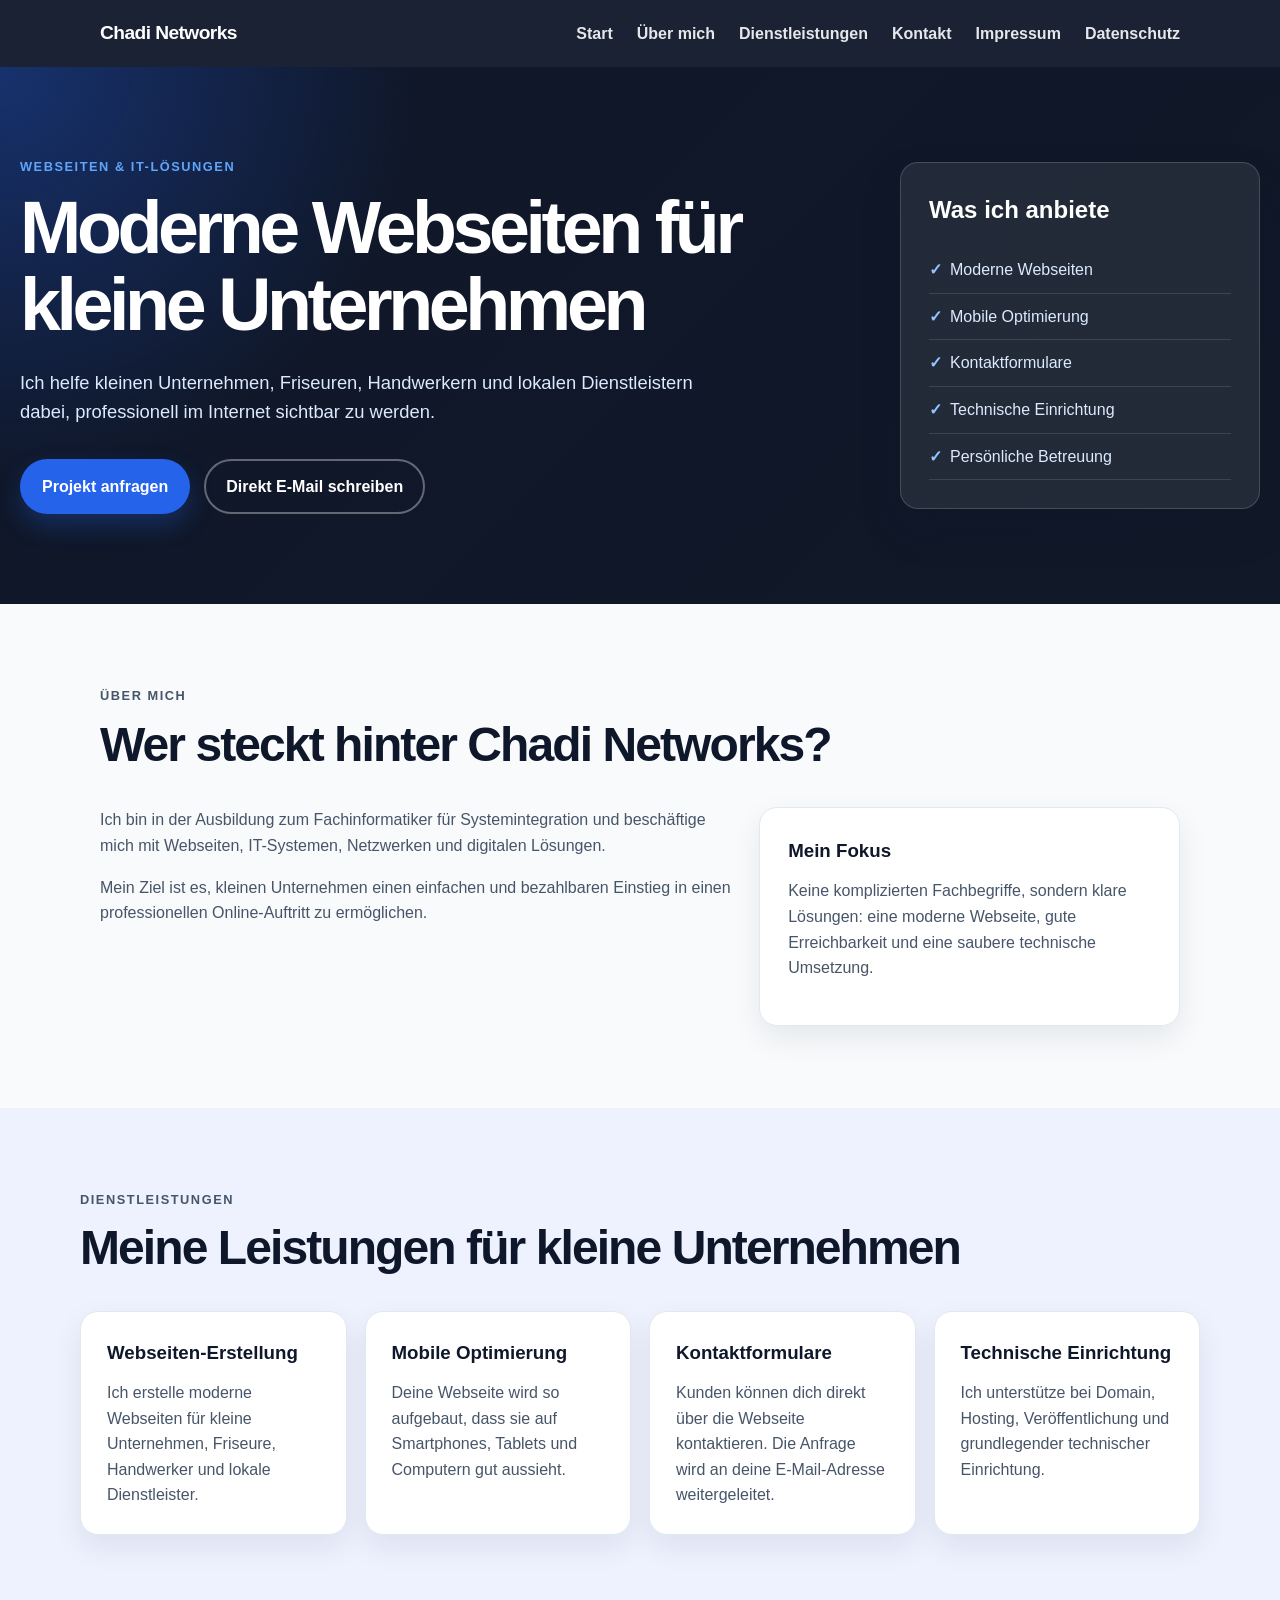
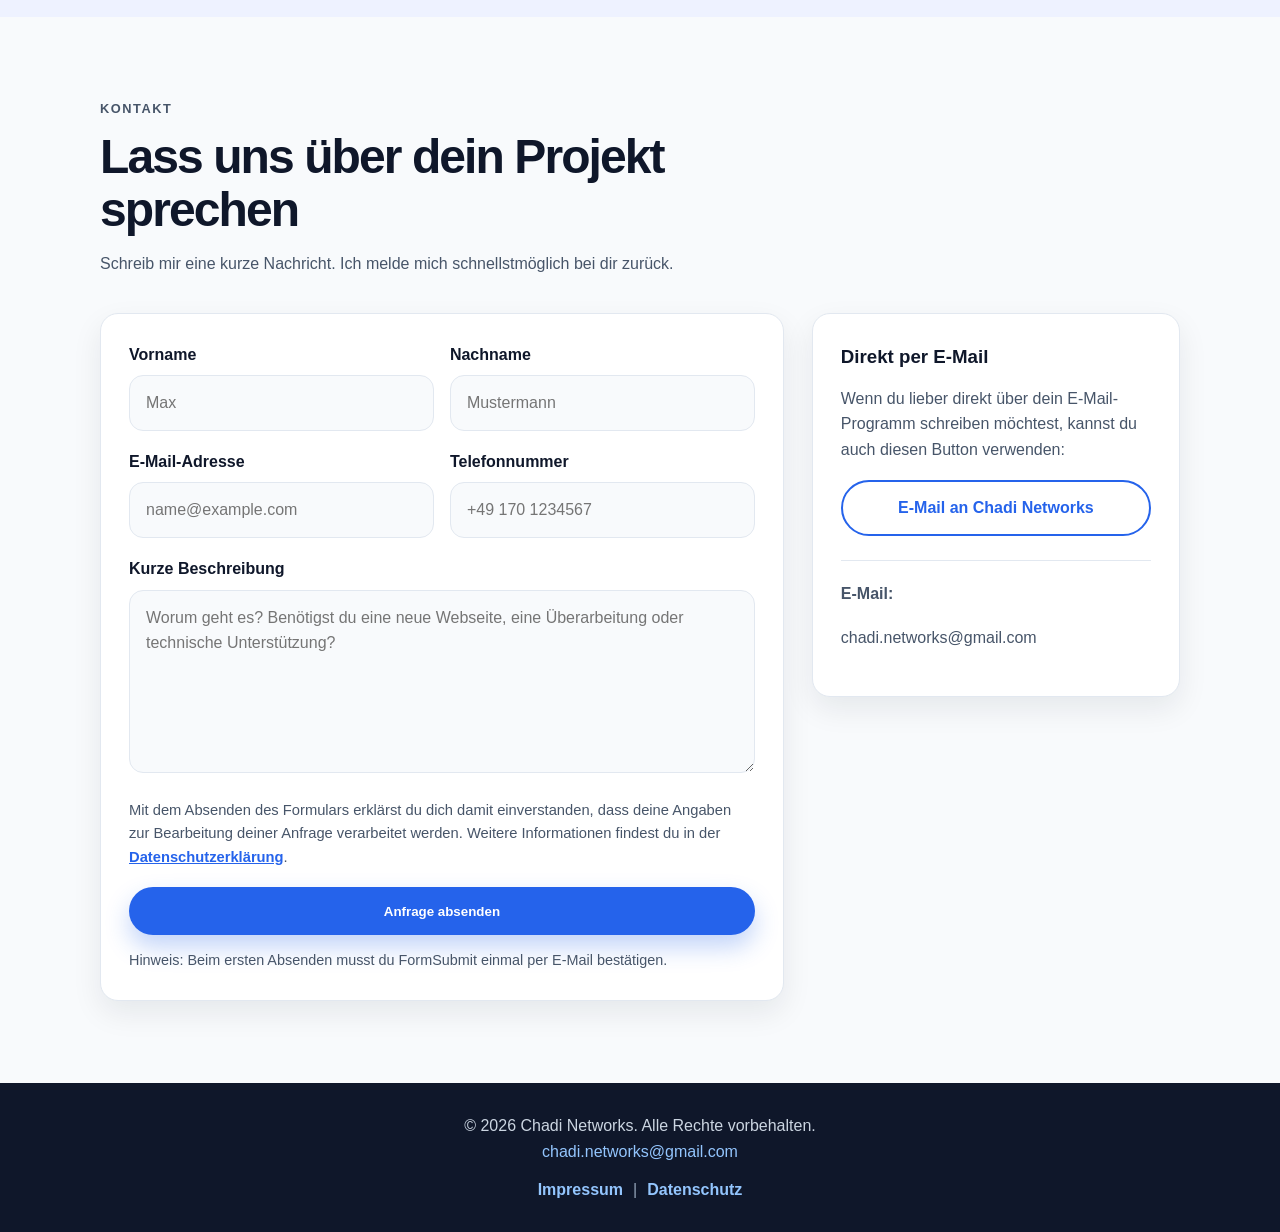
<file: index.html>
<!DOCTYPE html>
<html lang="de">
<head>
  <meta charset="UTF-8" />
  <meta name="viewport" content="width=device-width, initial-scale=1.0" />

  <title>Chadi Networks | Webseiten für kleine Unternehmen</title>

  <meta
    name="description"
    content="Chadi Networks erstellt moderne Webseiten für kleine Unternehmen, Friseure, Handwerker und lokale Dienstleister."
  />

  <link rel="stylesheet" href="style.css" />
</head>
<body>
  <header class="site-header">
    <nav class="navbar">
      <a href="#home" class="logo">Chadi Networks</a>

      <button class="menu-button" id="menuButton" aria-label="Menü öffnen">
        ☰
      </button>

      <ul class="nav-links" id="navLinks">
        <li><a href="#home">Start</a></li>
        <li><a href="#about">Über mich</a></li>
        <li><a href="#services">Dienstleistungen</a></li>
        <li><a href="#contact">Kontakt</a></li>
        <li><a href="impressum.html">Impressum</a></li>
        <li><a href="datenschutz.html">Datenschutz</a></li>
      </ul>
    </nav>
  </header>

  <main>
    <section id="home" class="hero-section">
      <div class="hero-content">
        <p class="eyebrow">Webseiten & IT-Lösungen</p>

        <h1>Moderne Webseiten für kleine Unternehmen</h1>

        <p class="hero-text">
          Ich helfe kleinen Unternehmen, Friseuren, Handwerkern und lokalen Dienstleistern
          dabei, professionell im Internet sichtbar zu werden.
        </p>

        <div class="hero-actions">
          <a href="#contact" class="button primary-button">Projekt anfragen</a>
          <a href="mailto:chadi.networks@gmail.com" class="button secondary-button">
            Direkt E-Mail schreiben
          </a>
        </div>
      </div>

      <div class="hero-card">
        <h2>Was ich anbiete</h2>

        <ul>
          <li>Moderne Webseiten</li>
          <li>Mobile Optimierung</li>
          <li>Kontaktformulare</li>
          <li>Technische Einrichtung</li>
          <li>Persönliche Betreuung</li>
        </ul>
      </div>
    </section>

    <section id="about" class="section">
      <div class="section-header">
        <p class="eyebrow">Über mich</p>
        <h2>Wer steckt hinter Chadi Networks?</h2>
      </div>

      <div class="two-column">
        <div>
          <p>
            Ich bin in der Ausbildung zum Fachinformatiker für Systemintegration und
            beschäftige mich mit Webseiten, IT-Systemen, Netzwerken und digitalen Lösungen.
          </p>

          <p>
            Mein Ziel ist es, kleinen Unternehmen einen einfachen und bezahlbaren Einstieg
            in einen professionellen Online-Auftritt zu ermöglichen.
          </p>
        </div>

        <div class="info-box">
          <h3>Mein Fokus</h3>

          <p>
            Keine komplizierten Fachbegriffe, sondern klare Lösungen:
            eine moderne Webseite, gute Erreichbarkeit und eine saubere technische Umsetzung.
          </p>
        </div>
      </div>
    </section>

    <section id="services" class="section services-section">
      <div class="section-header">
        <p class="eyebrow">Dienstleistungen</p>
        <h2>Meine Leistungen für kleine Unternehmen</h2>
      </div>

      <div class="service-grid">
        <article class="service-card">
          <h3>Webseiten-Erstellung</h3>
          <p>
            Ich erstelle moderne Webseiten für kleine Unternehmen, Friseure,
            Handwerker und lokale Dienstleister.
          </p>
        </article>

        <article class="service-card">
          <h3>Mobile Optimierung</h3>
          <p>
            Deine Webseite wird so aufgebaut, dass sie auf Smartphones, Tablets
            und Computern gut aussieht.
          </p>
        </article>

        <article class="service-card">
          <h3>Kontaktformulare</h3>
          <p>
            Kunden können dich direkt über die Webseite kontaktieren. Die Anfrage
            wird an deine E-Mail-Adresse weitergeleitet.
          </p>
        </article>

        <article class="service-card">
          <h3>Technische Einrichtung</h3>
          <p>
            Ich unterstütze bei Domain, Hosting, Veröffentlichung und grundlegender
            technischer Einrichtung.
          </p>
        </article>
      </div>
    </section>

    <section id="contact" class="section contact-section">
      <div class="section-header">
        <p class="eyebrow">Kontakt</p>
        <h2>Lass uns über dein Projekt sprechen</h2>
        <p>
          Schreib mir eine kurze Nachricht. Ich melde mich schnellstmöglich bei dir zurück.
        </p>
      </div>

      <div class="contact-wrapper">
       <form
          class="contact-form"
          id="contactForm"
          action="https://formsubmit.co/ajax/chadi.networks@gmail.com"
          method="POST"
        >

          <input
            type="hidden"
            name="_subject"
            value="Neue Anfrage über Chadi Networks Webseite"
          />

          <input
            type="hidden"
            name="_template"
            value="table"
          />

          <input
            type="hidden"
            name="_captcha"
            value="false"
          />


          <input
            type="text"
            name="_honey"
            class="hidden-field"
            tabindex="-1"
            autocomplete="off"
          />

          <div class="form-row">
            <div class="form-group">
              <label for="firstname">Vorname</label>
              <input
                id="firstname"
                name="Vorname"
                type="text"
                placeholder="Max"
                required
              />
            </div>

            <div class="form-group">
              <label for="lastname">Nachname</label>
              <input
                id="lastname"
                name="Nachname"
                type="text"
                placeholder="Mustermann"
                required
              />
            </div>
          </div>

          <div class="form-row">
            <div class="form-group">
              <label for="email">E-Mail-Adresse</label>
              <input
                id="email"
                name="E-Mail"
                type="email"
                placeholder="name@example.com"
                required
              />
            </div>

            <div class="form-group">
              <label for="phone">Telefonnummer</label>
              <input
                id="phone"
                name="Telefonnummer"
                type="tel"
                placeholder="+49 170 1234567"
              />
            </div>
          </div>

          <div class="form-group">
            <label for="message">Kurze Beschreibung</label>
            <textarea
              id="message"
              name="Nachricht"
              rows="6"
              placeholder="Worum geht es? Benötigst du eine neue Webseite, eine Überarbeitung oder technische Unterstützung?"
              required
            ></textarea>
          </div>

          <p class="privacy-hint">
            Mit dem Absenden des Formulars erklärst du dich damit einverstanden,
            dass deine Angaben zur Bearbeitung deiner Anfrage verarbeitet werden.
            Weitere Informationen findest du in der
            <a href="datenschutz.html">Datenschutzerklärung</a>.
          </p>

          <button type="submit" class="button primary-button full-width">
            Anfrage absenden
          </button>

          <p class="form-message" id="formMessage"></p>

          <p class="form-hint">
            Hinweis: Beim ersten Absenden musst du FormSubmit einmal per E-Mail bestätigen.
          </p>
        </form>

        <div class="contact-card">
          <h3>Direkt per E-Mail</h3>

          <p>
            Wenn du lieber direkt über dein E-Mail-Programm schreiben möchtest,
            kannst du auch diesen Button verwenden:
          </p>

          <a href="mailto:chadi.networks@gmail.com" class="button secondary-button full-width">
            E-Mail an Chadi Networks
          </a>

          <div class="contact-details">
            <p><strong>E-Mail:</strong></p>
            <p>chadi.networks@gmail.com</p>
          </div>
        </div>
      </div>
    </section>
  </main>

  <footer class="site-footer">
    <p>© 2026 Chadi Networks. Alle Rechte vorbehalten.</p>
    <p>
      <a href="mailto:chadi.networks@gmail.com">chadi.networks@gmail.com</a>
    </p>

    <div class="footer-links">
      <a href="impressum.html">Impressum</a>
      <span>|</span>
      <a href="datenschutz.html">Datenschutz</a>
    </div>
  </footer>

  <script src="script.js"></script>
</body>
</html>
</file>
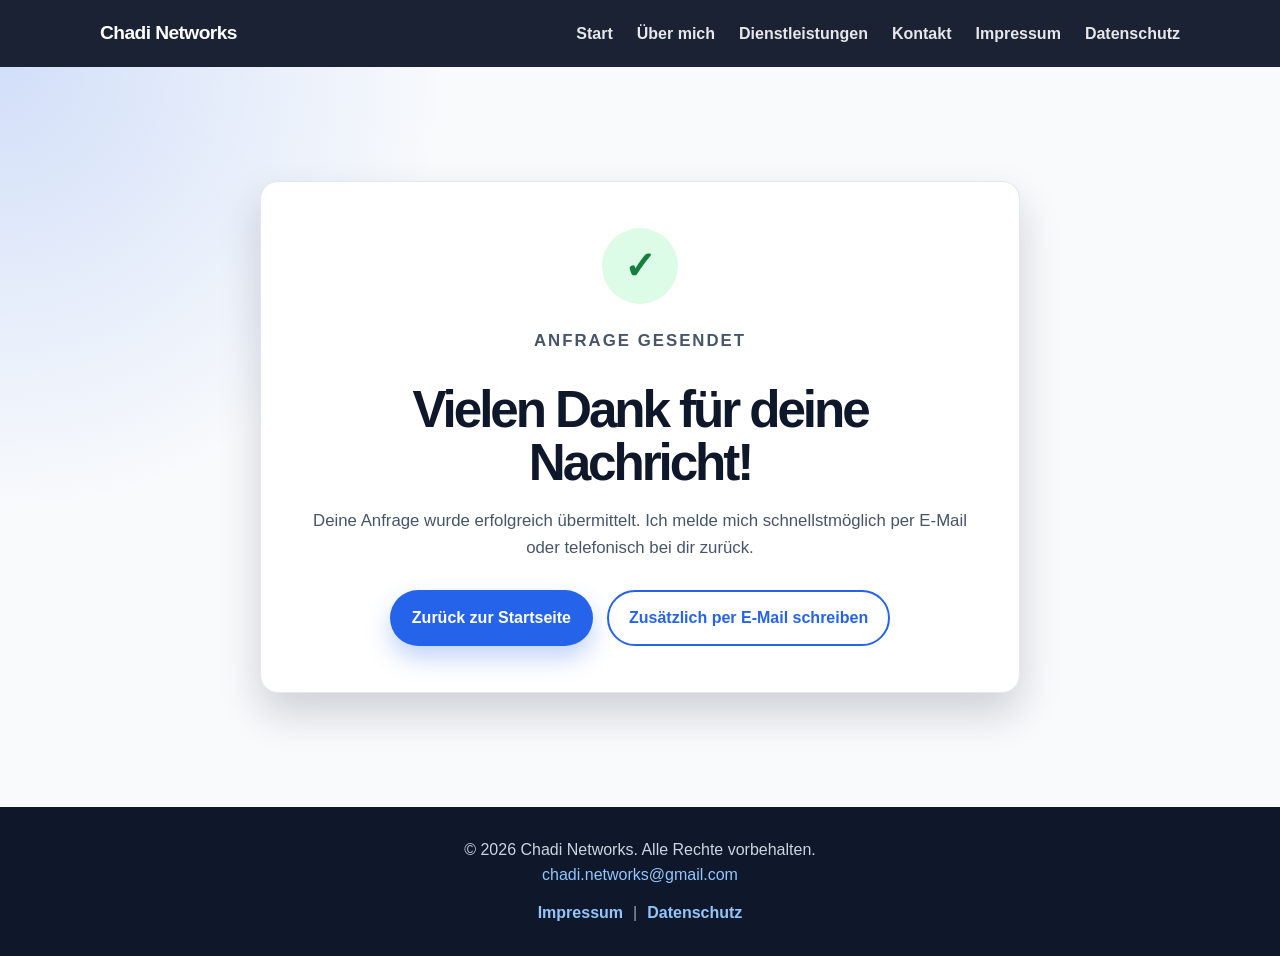
<file: danke.html>
<!DOCTYPE html>
<html lang="de">
<head>
  <meta charset="UTF-8" />
  <meta name="viewport" content="width=device-width, initial-scale=1.0" />

  <title>Danke für deine Anfrage | Chadi Networks</title>

  <meta
    name="description"
    content="Vielen Dank für deine Anfrage bei Chadi Networks."
  />

  <link rel="stylesheet" href="style.css" />
</head>
<body>
  <header class="site-header">
    <nav class="navbar">
      <a href="index.html#home" class="logo">Chadi Networks</a>

      <button class="menu-button" id="menuButton" aria-label="Menü öffnen">
        ☰
      </button>

      <ul class="nav-links" id="navLinks">
        <li><a href="index.html#home">Start</a></li>
        <li><a href="index.html#about">Über mich</a></li>
        <li><a href="index.html#services">Dienstleistungen</a></li>
        <li><a href="index.html#contact">Kontakt</a></li>
        <li><a href="impressum.html">Impressum</a></li>
        <li><a href="datenschutz.html">Datenschutz</a></li>
      </ul>
    </nav>
  </header>

  <main>
    <section class="success-section">
      <div class="success-card">
        <div class="success-icon">✓</div>

        <p class="eyebrow">Anfrage gesendet</p>

        <h1>Vielen Dank für deine Nachricht!</h1>

        <p>
          Deine Anfrage wurde erfolgreich übermittelt. Ich melde mich schnellstmöglich
          per E-Mail oder telefonisch bei dir zurück.
        </p>

        <div class="success-actions">
          <a href="index.html" class="button primary-button">
            Zurück zur Startseite
          </a>

          <a href="mailto:chadi.networks@gmail.com" class="button secondary-button success-secondary-button">
            Zusätzlich per E-Mail schreiben
          </a>
        </div>
      </div>
    </section>
  </main>

  <footer class="site-footer">
    <p>© 2026 Chadi Networks. Alle Rechte vorbehalten.</p>
    <p>
      <a href="mailto:chadi.networks@gmail.com">chadi.networks@gmail.com</a>
    </p>

    <div class="footer-links">
      <a href="impressum.html">Impressum</a>
      <span>|</span>
      <a href="datenschutz.html">Datenschutz</a>
    </div>
  </footer>

  <script src="script.js"></script>
</body>
</html>
</file>
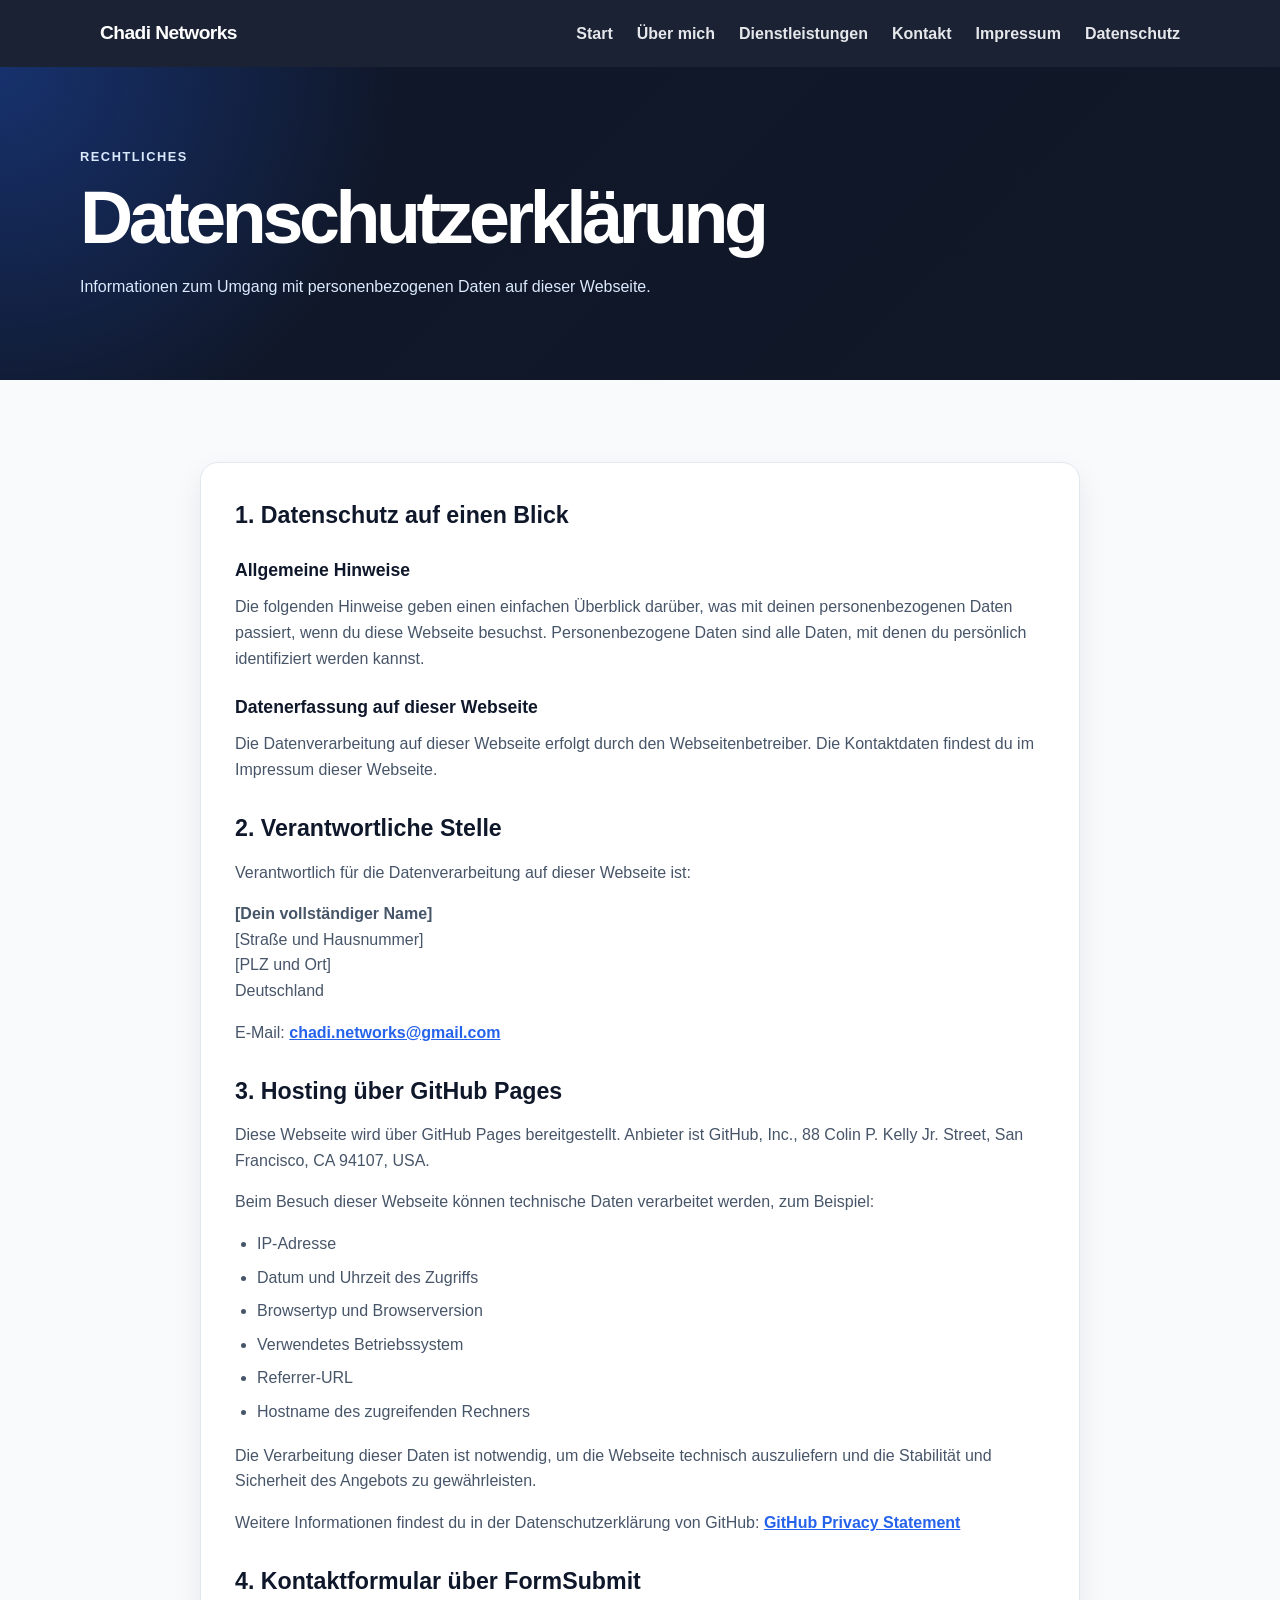
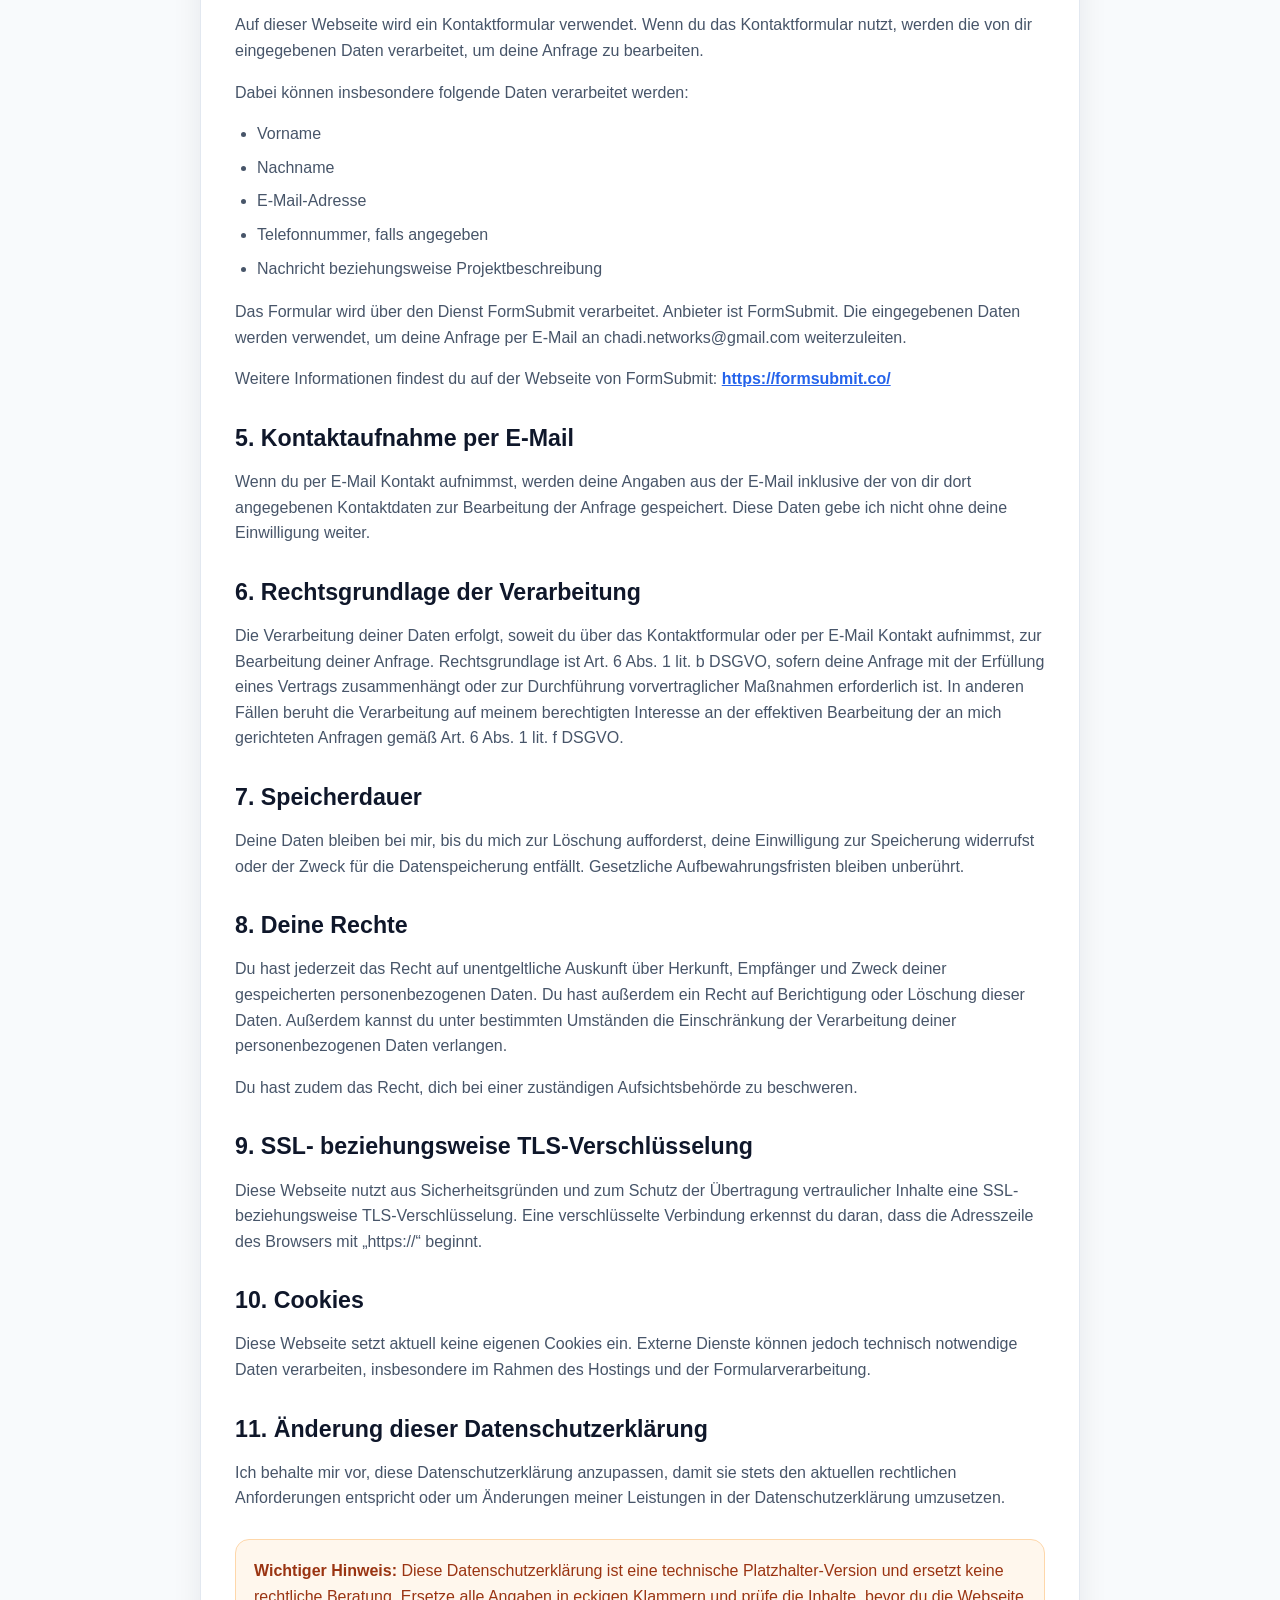
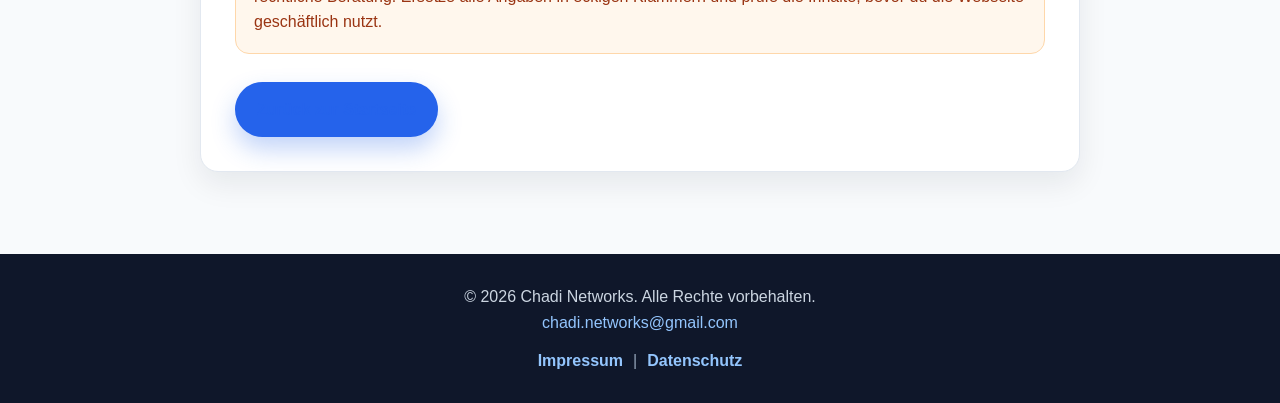
<file: datenschutz.html>
<!DOCTYPE html>
<html lang="de">
<head>
  <meta charset="UTF-8" />
  <meta name="viewport" content="width=device-width, initial-scale=1.0" />

  <title>Datenschutzerklärung | Chadi Networks</title>

  <meta
    name="description"
    content="Datenschutzerklärung von Chadi Networks."
  />

  <link rel="stylesheet" href="style.css" />
</head>
<body>
  <header class="site-header">
    <nav class="navbar">
      <a href="index.html#home" class="logo">Chadi Networks</a>

      <button class="menu-button" id="menuButton" aria-label="Menü öffnen">
        ☰
      </button>

      <ul class="nav-links" id="navLinks">
        <li><a href="index.html#home">Start</a></li>
        <li><a href="index.html#about">Über mich</a></li>
        <li><a href="index.html#services">Dienstleistungen</a></li>
        <li><a href="index.html#contact">Kontakt</a></li>
        <li><a href="impressum.html">Impressum</a></li>
        <li><a href="datenschutz.html">Datenschutz</a></li>
      </ul>
    </nav>
  </header>

  <main>
    <section class="legal-hero">
      <div class="legal-hero-content">
        <p class="eyebrow">Rechtliches</p>
        <h1>Datenschutzerklärung</h1>
        <p>
          Informationen zum Umgang mit personenbezogenen Daten auf dieser Webseite.
        </p>
      </div>
    </section>

    <section class="section legal-section">
      <div class="legal-card">
        <h2>1. Datenschutz auf einen Blick</h2>

        <h3>Allgemeine Hinweise</h3>

        <p>
          Die folgenden Hinweise geben einen einfachen Überblick darüber, was mit deinen
          personenbezogenen Daten passiert, wenn du diese Webseite besuchst. Personenbezogene
          Daten sind alle Daten, mit denen du persönlich identifiziert werden kannst.
        </p>

        <h3>Datenerfassung auf dieser Webseite</h3>

        <p>
          Die Datenverarbeitung auf dieser Webseite erfolgt durch den Webseitenbetreiber.
          Die Kontaktdaten findest du im Impressum dieser Webseite.
        </p>

        <h2>2. Verantwortliche Stelle</h2>

        <p>
          Verantwortlich für die Datenverarbeitung auf dieser Webseite ist:
        </p>

        <p>
          <strong>[Dein vollständiger Name]</strong><br />
          [Straße und Hausnummer]<br />
          [PLZ und Ort]<br />
          Deutschland
        </p>

        <p>
          E-Mail:
          <a href="mailto:chadi.networks@gmail.com">chadi.networks@gmail.com</a>
        </p>

        <h2>3. Hosting über GitHub Pages</h2>

        <p>
          Diese Webseite wird über GitHub Pages bereitgestellt. Anbieter ist GitHub, Inc.,
          88 Colin P. Kelly Jr. Street, San Francisco, CA 94107, USA.
        </p>

        <p>
          Beim Besuch dieser Webseite können technische Daten verarbeitet werden, zum Beispiel:
        </p>

        <ul class="legal-list">
          <li>IP-Adresse</li>
          <li>Datum und Uhrzeit des Zugriffs</li>
          <li>Browsertyp und Browserversion</li>
          <li>Verwendetes Betriebssystem</li>
          <li>Referrer-URL</li>
          <li>Hostname des zugreifenden Rechners</li>
        </ul>

        <p>
          Die Verarbeitung dieser Daten ist notwendig, um die Webseite technisch auszuliefern
          und die Stabilität und Sicherheit des Angebots zu gewährleisten.
        </p>

        <p>
          Weitere Informationen findest du in der Datenschutzerklärung von GitHub:
          <a href="https://docs.github.com/de/site-policy/privacy-policies/github-general-privacy-statement" target="_blank" rel="noopener noreferrer">
            GitHub Privacy Statement
          </a>
        </p>

        <h2>4. Kontaktformular über FormSubmit</h2>

        <p>
          Auf dieser Webseite wird ein Kontaktformular verwendet. Wenn du das Kontaktformular nutzt,
          werden die von dir eingegebenen Daten verarbeitet, um deine Anfrage zu bearbeiten.
        </p>

        <p>
          Dabei können insbesondere folgende Daten verarbeitet werden:
        </p>

        <ul class="legal-list">
          <li>Vorname</li>
          <li>Nachname</li>
          <li>E-Mail-Adresse</li>
          <li>Telefonnummer, falls angegeben</li>
          <li>Nachricht beziehungsweise Projektbeschreibung</li>
        </ul>

        <p>
          Das Formular wird über den Dienst FormSubmit verarbeitet. Anbieter ist FormSubmit.
          Die eingegebenen Daten werden verwendet, um deine Anfrage per E-Mail an
          chadi.networks@gmail.com weiterzuleiten.
        </p>

        <p>
          Weitere Informationen findest du auf der Webseite von FormSubmit:
          <a href="https://formsubmit.co/" target="_blank" rel="noopener noreferrer">
            https://formsubmit.co/
          </a>
        </p>

        <h2>5. Kontaktaufnahme per E-Mail</h2>

        <p>
          Wenn du per E-Mail Kontakt aufnimmst, werden deine Angaben aus der E-Mail inklusive der
          von dir dort angegebenen Kontaktdaten zur Bearbeitung der Anfrage gespeichert.
          Diese Daten gebe ich nicht ohne deine Einwilligung weiter.
        </p>

        <h2>6. Rechtsgrundlage der Verarbeitung</h2>

        <p>
          Die Verarbeitung deiner Daten erfolgt, soweit du über das Kontaktformular oder per E-Mail
          Kontakt aufnimmst, zur Bearbeitung deiner Anfrage. Rechtsgrundlage ist Art. 6 Abs. 1 lit. b DSGVO,
          sofern deine Anfrage mit der Erfüllung eines Vertrags zusammenhängt oder zur Durchführung
          vorvertraglicher Maßnahmen erforderlich ist. In anderen Fällen beruht die Verarbeitung auf
          meinem berechtigten Interesse an der effektiven Bearbeitung der an mich gerichteten Anfragen
          gemäß Art. 6 Abs. 1 lit. f DSGVO.
        </p>

        <h2>7. Speicherdauer</h2>

        <p>
          Deine Daten bleiben bei mir, bis du mich zur Löschung aufforderst, deine Einwilligung zur
          Speicherung widerrufst oder der Zweck für die Datenspeicherung entfällt. Gesetzliche
          Aufbewahrungsfristen bleiben unberührt.
        </p>

        <h2>8. Deine Rechte</h2>

        <p>
          Du hast jederzeit das Recht auf unentgeltliche Auskunft über Herkunft, Empfänger und Zweck
          deiner gespeicherten personenbezogenen Daten. Du hast außerdem ein Recht auf Berichtigung
          oder Löschung dieser Daten. Außerdem kannst du unter bestimmten Umständen die Einschränkung
          der Verarbeitung deiner personenbezogenen Daten verlangen.
        </p>

        <p>
          Du hast zudem das Recht, dich bei einer zuständigen Aufsichtsbehörde zu beschweren.
        </p>

        <h2>9. SSL- beziehungsweise TLS-Verschlüsselung</h2>

        <p>
          Diese Webseite nutzt aus Sicherheitsgründen und zum Schutz der Übertragung vertraulicher
          Inhalte eine SSL- beziehungsweise TLS-Verschlüsselung. Eine verschlüsselte Verbindung erkennst
          du daran, dass die Adresszeile des Browsers mit „https://“ beginnt.
        </p>

        <h2>10. Cookies</h2>

        <p>
          Diese Webseite setzt aktuell keine eigenen Cookies ein. Externe Dienste können jedoch technisch
          notwendige Daten verarbeiten, insbesondere im Rahmen des Hostings und der Formularverarbeitung.
        </p>

        <h2>11. Änderung dieser Datenschutzerklärung</h2>

        <p>
          Ich behalte mir vor, diese Datenschutzerklärung anzupassen, damit sie stets den aktuellen
          rechtlichen Anforderungen entspricht oder um Änderungen meiner Leistungen in der
          Datenschutzerklärung umzusetzen.
        </p>

        <div class="legal-note">
          <strong>Wichtiger Hinweis:</strong>
          Diese Datenschutzerklärung ist eine technische Platzhalter-Version und ersetzt keine rechtliche
          Beratung. Ersetze alle Angaben in eckigen Klammern und prüfe die Inhalte, bevor du die Webseite
          geschäftlich nutzt.
        </div>

        <a href="index.html" class="button primary-button legal-back-button">
          Zurück zur Startseite
        </a>
      </div>
    </section>
  </main>

  <footer class="site-footer">
    <p>© 2026 Chadi Networks. Alle Rechte vorbehalten.</p>
    <p>
      <a href="mailto:chadi.networks@gmail.com">chadi.networks@gmail.com</a>
    </p>

    <div class="footer-links">
      <a href="impressum.html">Impressum</a>
      <span>|</span>
      <a href="datenschutz.html">Datenschutz</a>
    </div>
  </footer>

  <script src="script.js"></script>
</body>
</html>
</file>
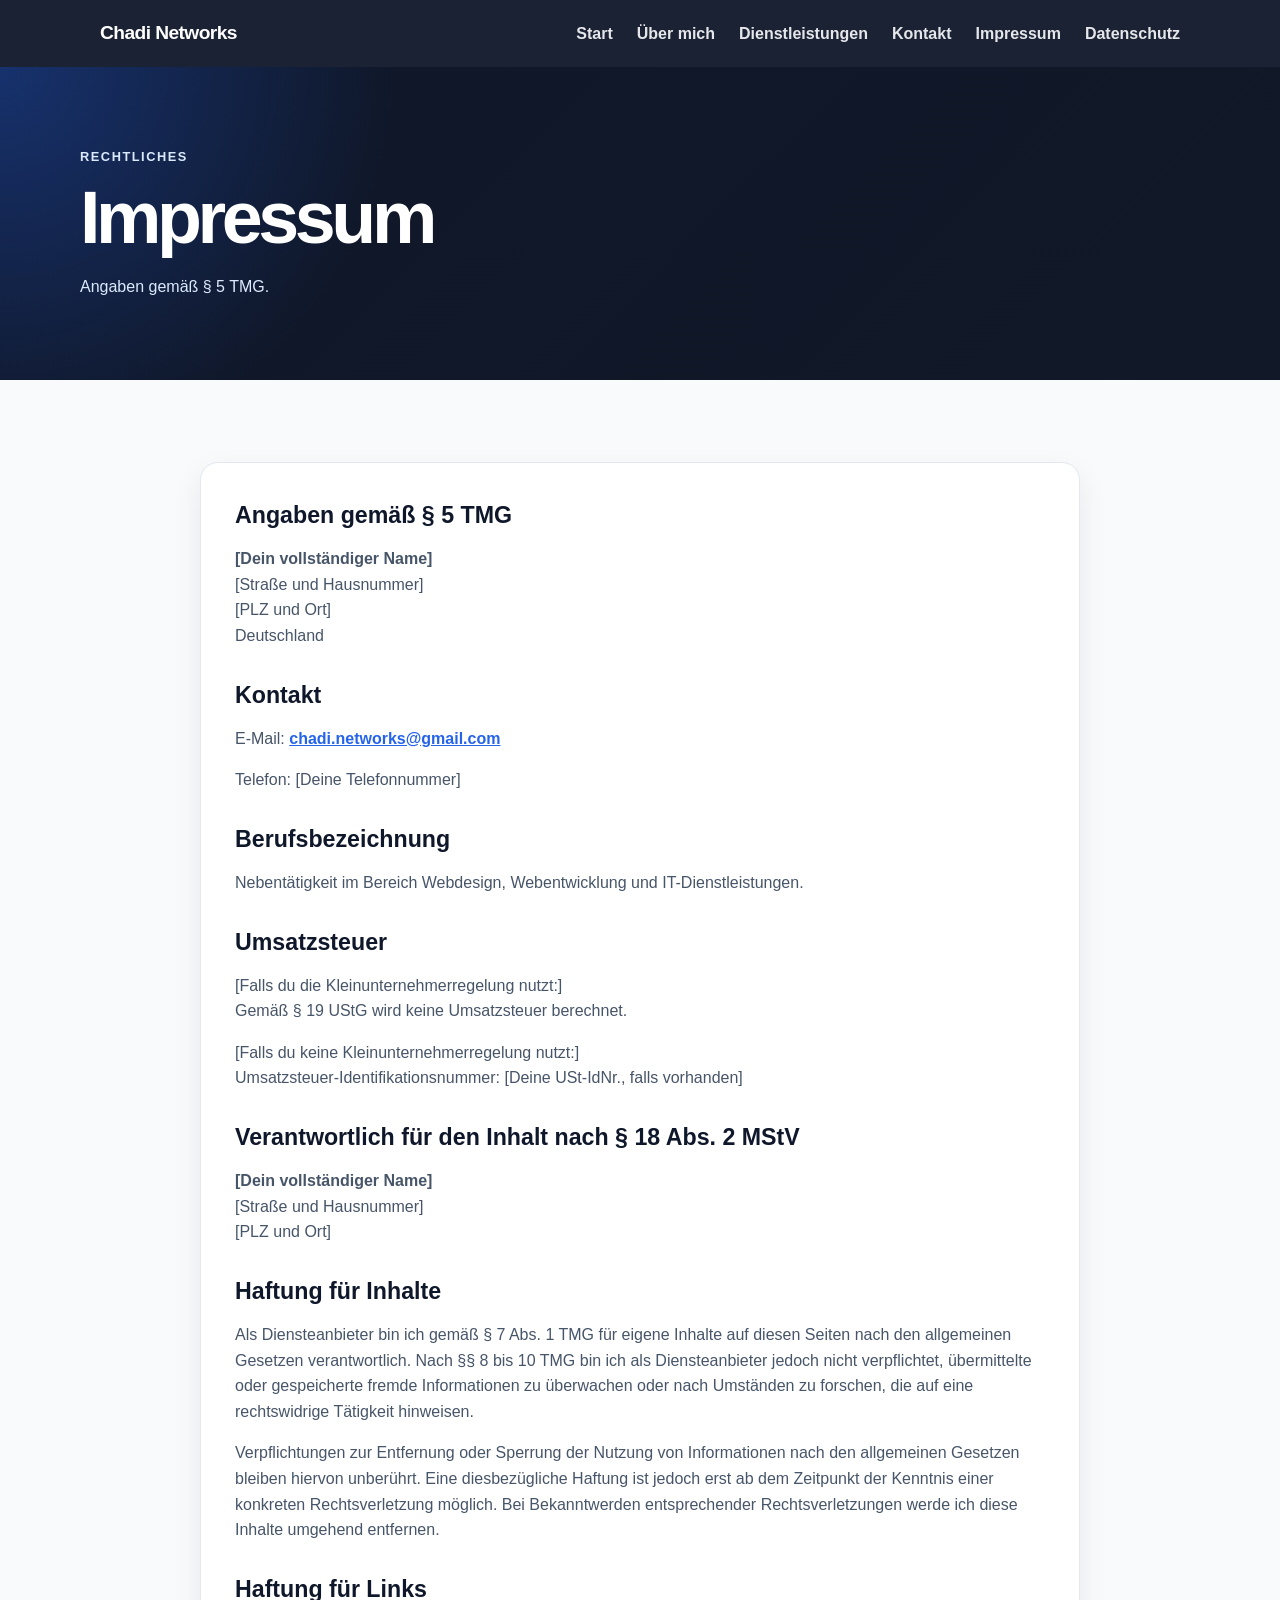
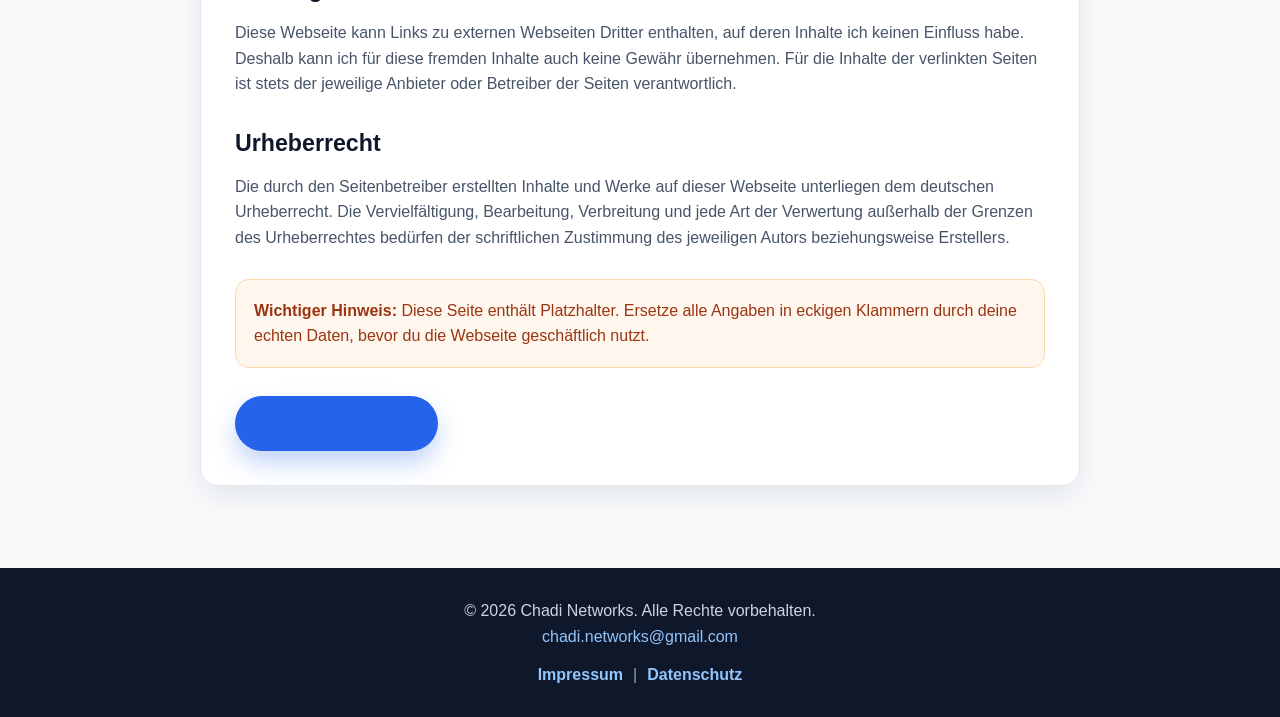
<file: impressum.html>
<!DOCTYPE html>
<html lang="de">
<head>
  <meta charset="UTF-8" />
  <meta name="viewport" content="width=device-width, initial-scale=1.0" />

  <title>Impressum | Chadi Networks</title>

  <meta
    name="description"
    content="Impressum von Chadi Networks."
  />

  <link rel="stylesheet" href="style.css" />
</head>
<body>
  <header class="site-header">
    <nav class="navbar">
      <a href="index.html#home" class="logo">Chadi Networks</a>

      <button class="menu-button" id="menuButton" aria-label="Menü öffnen">
        ☰
      </button>

      <ul class="nav-links" id="navLinks">
        <li><a href="index.html#home">Start</a></li>
        <li><a href="index.html#about">Über mich</a></li>
        <li><a href="index.html#services">Dienstleistungen</a></li>
        <li><a href="index.html#contact">Kontakt</a></li>
        <li><a href="impressum.html">Impressum</a></li>
        <li><a href="datenschutz.html">Datenschutz</a></li>
      </ul>
    </nav>
  </header>

  <main>
    <section class="legal-hero">
      <div class="legal-hero-content">
        <p class="eyebrow">Rechtliches</p>
        <h1>Impressum</h1>
        <p>
          Angaben gemäß § 5 TMG.
        </p>
      </div>
    </section>

    <section class="section legal-section">
      <div class="legal-card">
        <h2>Angaben gemäß § 5 TMG</h2>

        <p>
          <strong>[Dein vollständiger Name]</strong><br />
          [Straße und Hausnummer]<br />
          [PLZ und Ort]<br />
          Deutschland
        </p>

        <h2>Kontakt</h2>

        <p>
          E-Mail:
          <a href="mailto:chadi.networks@gmail.com">chadi.networks@gmail.com</a>
        </p>

        <p>
          Telefon: [Deine Telefonnummer]
        </p>

        <h2>Berufsbezeichnung</h2>

        <p>
          Nebentätigkeit im Bereich Webdesign, Webentwicklung und IT-Dienstleistungen.
        </p>

        <h2>Umsatzsteuer</h2>

        <p>
          [Falls du die Kleinunternehmerregelung nutzt:]<br />
          Gemäß § 19 UStG wird keine Umsatzsteuer berechnet.
        </p>

        <p>
          [Falls du keine Kleinunternehmerregelung nutzt:]<br />
          Umsatzsteuer-Identifikationsnummer: [Deine USt-IdNr., falls vorhanden]
        </p>

        <h2>Verantwortlich für den Inhalt nach § 18 Abs. 2 MStV</h2>

        <p>
          <strong>[Dein vollständiger Name]</strong><br />
          [Straße und Hausnummer]<br />
          [PLZ und Ort]
        </p>

        <h2>Haftung für Inhalte</h2>

        <p>
          Als Diensteanbieter bin ich gemäß § 7 Abs. 1 TMG für eigene Inhalte auf diesen Seiten
          nach den allgemeinen Gesetzen verantwortlich. Nach §§ 8 bis 10 TMG bin ich als
          Diensteanbieter jedoch nicht verpflichtet, übermittelte oder gespeicherte fremde
          Informationen zu überwachen oder nach Umständen zu forschen, die auf eine rechtswidrige
          Tätigkeit hinweisen.
        </p>

        <p>
          Verpflichtungen zur Entfernung oder Sperrung der Nutzung von Informationen nach den
          allgemeinen Gesetzen bleiben hiervon unberührt. Eine diesbezügliche Haftung ist jedoch
          erst ab dem Zeitpunkt der Kenntnis einer konkreten Rechtsverletzung möglich. Bei Bekanntwerden
          entsprechender Rechtsverletzungen werde ich diese Inhalte umgehend entfernen.
        </p>

        <h2>Haftung für Links</h2>

        <p>
          Diese Webseite kann Links zu externen Webseiten Dritter enthalten, auf deren Inhalte ich
          keinen Einfluss habe. Deshalb kann ich für diese fremden Inhalte auch keine Gewähr übernehmen.
          Für die Inhalte der verlinkten Seiten ist stets der jeweilige Anbieter oder Betreiber der
          Seiten verantwortlich.
        </p>

        <h2>Urheberrecht</h2>

        <p>
          Die durch den Seitenbetreiber erstellten Inhalte und Werke auf dieser Webseite unterliegen
          dem deutschen Urheberrecht. Die Vervielfältigung, Bearbeitung, Verbreitung und jede Art der
          Verwertung außerhalb der Grenzen des Urheberrechtes bedürfen der schriftlichen Zustimmung
          des jeweiligen Autors beziehungsweise Erstellers.
        </p>

        <div class="legal-note">
          <strong>Wichtiger Hinweis:</strong>
          Diese Seite enthält Platzhalter. Ersetze alle Angaben in eckigen Klammern durch deine echten Daten,
          bevor du die Webseite geschäftlich nutzt.
        </div>

        <a href="index.html" class="button primary-button legal-back-button">
          Zurück zur Startseite
        </a>
      </div>
    </section>
  </main>

  <footer class="site-footer">
    <p>© 2026 Chadi Networks. Alle Rechte vorbehalten.</p>
    <p>
      <a href="mailto:chadi.networks@gmail.com">chadi.networks@gmail.com</a>
    </p>

    <div class="footer-links">
      <a href="impressum.html">Impressum</a>
      <span>|</span>
      <a href="datenschutz.html">Datenschutz</a>
    </div>
  </footer>

  <script src="script.js"></script>
</body>
</html>
</file>
<file: style.css>
:root {
  --background: #0f172a;
  --background-light: #111827;
  --card: #ffffff;
  --card-muted: #f8fafc;
  --text: #0f172a;
  --text-light: #475569;
  --white: #ffffff;
  --primary: #2563eb;
  --primary-dark: #1d4ed8;
  --border: #e2e8f0;
  --shadow: 0 20px 40px rgba(15, 23, 42, 0.18);
  --radius: 18px;
  --max-width: 1120px;
}

* {
  box-sizing: border-box;
  margin: 0;
  padding: 0;
}

html {
  scroll-behavior: smooth;
}

body {
  font-family: Arial, Helvetica, sans-serif;
  background: #f8fafc;
  color: var(--text);
  line-height: 1.6;
}

a {
  color: inherit;
  text-decoration: none;
}

.site-header {
  position: sticky;
  top: 0;
  z-index: 100;
  background: rgba(15, 23, 42, 0.95);
  backdrop-filter: blur(12px);
  color: var(--white);
}

.navbar {
  max-width: var(--max-width);
  margin: 0 auto;
  padding: 18px 20px;
  display: flex;
  align-items: center;
  justify-content: space-between;
}

.logo {
  font-size: 1.2rem;
  font-weight: 800;
  letter-spacing: -0.03em;
}

.nav-links {
  display: flex;
  gap: 24px;
  list-style: none;
}

.nav-links a {
  color: #e5e7eb;
  font-weight: 600;
  transition: color 0.2s ease;
}

.nav-links a:hover {
  color: var(--white);
}

.menu-button {
  display: none;
  background: none;
  border: none;
  color: var(--white);
  font-size: 1.8rem;
  cursor: pointer;
}

.hero-section {
  background:
    radial-gradient(circle at top left, rgba(37, 99, 235, 0.35), transparent 30%),
    linear-gradient(135deg, #0f172a 0%, #111827 100%);
  color: var(--white);
  padding: 90px 20px;
  display: grid;
  grid-template-columns: minmax(0, 1.4fr) minmax(280px, 0.6fr);
  gap: 40px;
  align-items: center;
}

.hero-content,
.hero-card,
.section {
  max-width: var(--max-width);
}

.hero-content {
  justify-self: end;
  width: 100%;
}

.eyebrow {
  color: #60a5fa;
  text-transform: uppercase;
  font-weight: 800;
  letter-spacing: 0.12em;
  font-size: 0.8rem;
  margin-bottom: 12px;
}

h1 {
  max-width: 760px;
  font-size: clamp(2.4rem, 6vw, 4.6rem);
  line-height: 1.05;
  letter-spacing: -0.06em;
  margin-bottom: 24px;
}

.hero-text {
  max-width: 680px;
  color: #dbeafe;
  font-size: 1.15rem;
  margin-bottom: 32px;
}

.hero-actions {
  display: flex;
  flex-wrap: wrap;
  gap: 14px;
}

.button {
  display: inline-flex;
  align-items: center;
  justify-content: center;
  min-height: 48px;
  padding: 13px 20px;
  border-radius: 999px;
  border: 2px solid transparent;
  font-weight: 800;
  cursor: pointer;
  transition:
    transform 0.2s ease,
    box-shadow 0.2s ease,
    background 0.2s ease;
}

.button:hover {
  transform: translateY(-2px);
}

.primary-button {
  background: var(--primary);
  color: var(--white);
  box-shadow: 0 12px 24px rgba(37, 99, 235, 0.28);
}

.primary-button:hover {
  background: var(--primary-dark);
}

.secondary-button {
  background: transparent;
  color: var(--white);
  border-color: rgba(255, 255, 255, 0.35);
}

.secondary-button:hover {
  background: rgba(255, 255, 255, 0.08);
}

.hero-card {
  justify-self: start;
  width: 100%;
  max-width: 360px;
  background: rgba(255, 255, 255, 0.08);
  padding: 28px;
  border-radius: var(--radius);
  border: 1px solid rgba(255, 255, 255, 0.16);
  box-shadow: var(--shadow);
}

.hero-card h2 {
  margin-bottom: 18px;
}

.hero-card ul {
  list-style: none;
}

.hero-card li {
  padding: 10px 0;
  color: #dbeafe;
  border-bottom: 1px solid rgba(255, 255, 255, 0.12);
}

.hero-card li::before {
  content: "✓";
  color: #93c5fd;
  font-weight: 900;
  margin-right: 8px;
}

.section {
  margin: 0 auto;
  padding: 82px 20px;
}

.section-header {
  max-width: 760px;
  margin-bottom: 36px;
}

.section-header h2 {
  font-size: clamp(2rem, 4vw, 3rem);
  line-height: 1.1;
  letter-spacing: -0.04em;
  margin-bottom: 14px;
}

.section-header p {
  color: var(--text-light);
}

.two-column {
  display: grid;
  grid-template-columns: 1.2fr 0.8fr;
  gap: 28px;
  align-items: start;
}

.two-column p {
  margin-bottom: 16px;
  color: var(--text-light);
}

.info-box,
.service-card,
.contact-form,
.contact-card,
.legal-card {
  background: var(--card);
  border: 1px solid var(--border);
  border-radius: var(--radius);
  box-shadow: 0 12px 30px rgba(15, 23, 42, 0.08);
}

.info-box {
  padding: 28px;
}

.info-box h3 {
  margin-bottom: 12px;
}

.services-section {
  background: #eef2ff;
  max-width: none;
}

.services-section .section-header,
.services-section .service-grid {
  max-width: var(--max-width);
  margin-left: auto;
  margin-right: auto;
}

.service-grid {
  display: grid;
  grid-template-columns: repeat(4, 1fr);
  gap: 18px;
}

.service-card {
  padding: 26px;
}

.service-card h3 {
  margin-bottom: 12px;
}

.service-card p {
  color: var(--text-light);
}

.contact-wrapper {
  display: grid;
  grid-template-columns: 1.3fr 0.7fr;
  gap: 28px;
  align-items: start;
}

.contact-form,
.contact-card {
  padding: 28px;
}

.form-row {
  display: grid;
  grid-template-columns: 1fr 1fr;
  gap: 16px;
}

.form-group {
  margin-bottom: 18px;
}

label {
  display: block;
  font-weight: 800;
  margin-bottom: 8px;
}

input,
textarea {
  width: 100%;
  border: 1px solid var(--border);
  border-radius: 14px;
  padding: 14px 16px;
  font: inherit;
  color: var(--text);
  background: var(--card-muted);
  outline: none;
  transition:
    border-color 0.2s ease,
    box-shadow 0.2s ease;
}

input:focus,
textarea:focus {
  border-color: var(--primary);
  box-shadow: 0 0 0 4px rgba(37, 99, 235, 0.12);
}

textarea {
  resize: vertical;
}

.full-width {
  width: 100%;
}

.form-hint {
  margin-top: 14px;
  color: var(--text-light);
  font-size: 0.9rem;
}

.privacy-hint {
  color: var(--text-light);
  font-size: 0.92rem;
  margin-bottom: 18px;
}

.privacy-hint a {
  color: var(--primary);
  font-weight: 800;
  text-decoration: underline;
}

.hidden-field {
  display: none;
}

.contact-card h3 {
  margin-bottom: 14px;
}

.contact-card p {
  color: var(--text-light);
  margin-bottom: 18px;
}

.contact-card .secondary-button {
  color: var(--primary);
  border-color: var(--primary);
  margin-bottom: 24px;
}

.contact-card .secondary-button:hover {
  background: rgba(37, 99, 235, 0.08);
}

.contact-details {
  border-top: 1px solid var(--border);
  padding-top: 20px;
}

.legal-hero {
  background:
    radial-gradient(circle at top left, rgba(37, 99, 235, 0.35), transparent 30%),
    linear-gradient(135deg, #0f172a 0%, #111827 100%);
  color: var(--white);
  padding: 80px 20px;
}

.legal-hero-content {
  max-width: var(--max-width);
  margin: 0 auto;
}

.legal-hero h1 {
  margin-bottom: 18px;
}

.legal-hero p {
  color: #dbeafe;
  max-width: 720px;
}

.legal-section {
  max-width: 920px;
}

.legal-card {
  padding: 34px;
}

.legal-card h2 {
  margin-top: 28px;
  margin-bottom: 12px;
  font-size: 1.45rem;
}

.legal-card h2:first-child {
  margin-top: 0;
}

.legal-card h3 {
  margin-top: 22px;
  margin-bottom: 10px;
  font-size: 1.1rem;
}

.legal-card p {
  color: var(--text-light);
  margin-bottom: 16px;
}

.legal-card a {
  color: var(--primary);
  font-weight: 700;
  text-decoration: underline;
}

.legal-list {
  margin: 0 0 18px 22px;
  color: var(--text-light);
}

.legal-list li {
  margin-bottom: 8px;
}

.legal-note {
  margin-top: 28px;
  padding: 18px;
  border-radius: 14px;
  background: #fff7ed;
  border: 1px solid #fed7aa;
  color: #9a3412;
}

.legal-back-button {
  margin-top: 28px;
  text-decoration: none !important;
}

.site-footer {
  background: var(--background);
  color: #cbd5e1;
  text-align: center;
  padding: 30px 20px;
}

.site-footer a {
  color: #93c5fd;
}

.footer-links {
  margin-top: 12px;
  display: flex;
  justify-content: center;
  gap: 10px;
  color: #94a3b8;
}

.footer-links a {
  color: #93c5fd;
  font-weight: 700;
}

@media (max-width: 1050px) {
  .nav-links {
    gap: 16px;
  }

  .nav-links a {
    font-size: 0.95rem;
  }
}

@media (max-width: 900px) {
  .hero-section,
  .two-column,
  .contact-wrapper {
    grid-template-columns: 1fr;
  }

  .hero-content,
  .hero-card {
    justify-self: center;
    max-width: var(--max-width);
  }

  .service-grid {
    grid-template-columns: repeat(2, 1fr);
  }
}

@media (max-width: 720px) {
  .menu-button {
    display: block;
  }

  .nav-links {
    position: absolute;
    top: 68px;
    left: 20px;
    right: 20px;
    display: none;
    flex-direction: column;
    gap: 0;
    background: #111827;
    border: 1px solid rgba(255, 255, 255, 0.12);
    border-radius: 16px;
    overflow: hidden;
  }

  .nav-links.open {
    display: flex;
  }

  .nav-links li {
    border-bottom: 1px solid rgba(255, 255, 255, 0.08);
  }

  .nav-links a {
    display: block;
    padding: 16px;
  }

  .hero-section {
    padding: 70px 20px;
  }

  .section {
    padding: 62px 20px;
  }

  .service-grid,
  .form-row {
    grid-template-columns: 1fr;
  }

  .hero-actions {
    flex-direction: column;
  }

  .button {
    width: 100%;
  }

  .legal-card {
    padding: 24px;
  }

  .legal-hero {
    padding: 64px 20px;
  }
}


.success-section {
  min-height: calc(100vh - 160px);
  padding: 90px 20px;
  display: flex;
  align-items: center;
  justify-content: center;
  background:
    radial-gradient(circle at top left, rgba(37, 99, 235, 0.18), transparent 30%),
    #f8fafc;
}

.success-card {
  width: 100%;
  max-width: 760px;
  background: var(--card);
  border: 1px solid var(--border);
  border-radius: var(--radius);
  box-shadow: var(--shadow);
  padding: 46px;
  text-align: center;
}

.success-icon {
  width: 76px;
  height: 76px;
  margin: 0 auto 24px;
  border-radius: 999px;
  display: flex;
  align-items: center;
  justify-content: center;
  background: #dcfce7;
  color: #15803d;
  font-size: 2.4rem;
  font-weight: 900;
}

.success-card h1 {
  max-width: none;
  font-size: clamp(2rem, 5vw, 3.2rem);
  margin-bottom: 18px;
  color: var(--text);
}

.success-card p {
  color: var(--text-light);
  font-size: 1.05rem;
  margin-bottom: 28px;
}

.success-actions {
  display: flex;
  justify-content: center;
  flex-wrap: wrap;
  gap: 14px;
}

.success-secondary-button {
  color: var(--primary);
  border-color: var(--primary);
}

.success-secondary-button:hover {
  background: rgba(37, 99, 235, 0.08);
}

@media (max-width: 720px) {
  .success-section {
    padding: 70px 20px;
  }

  .success-card {
    padding: 30px 22px;
  }

  .success-actions {
    flex-direction: column;
  }
}


.form-message {
  margin-top: 16px;
  padding: 14px 16px;
  border-radius: 14px;
  font-weight: 700;
  display: none;
}

.form-message.success {
  display: block;
  background: #dcfce7;
  color: #166534;
  border: 1px solid #86efac;
}

.form-message.error {
  display: block;
  background: #fee2e2;
  color: #991b1b;
  border: 1px solid #fca5a5;
}

.contact-form button:disabled {
  opacity: 0.7;
  cursor: not-allowed;
  transform: none;
}
</file>
